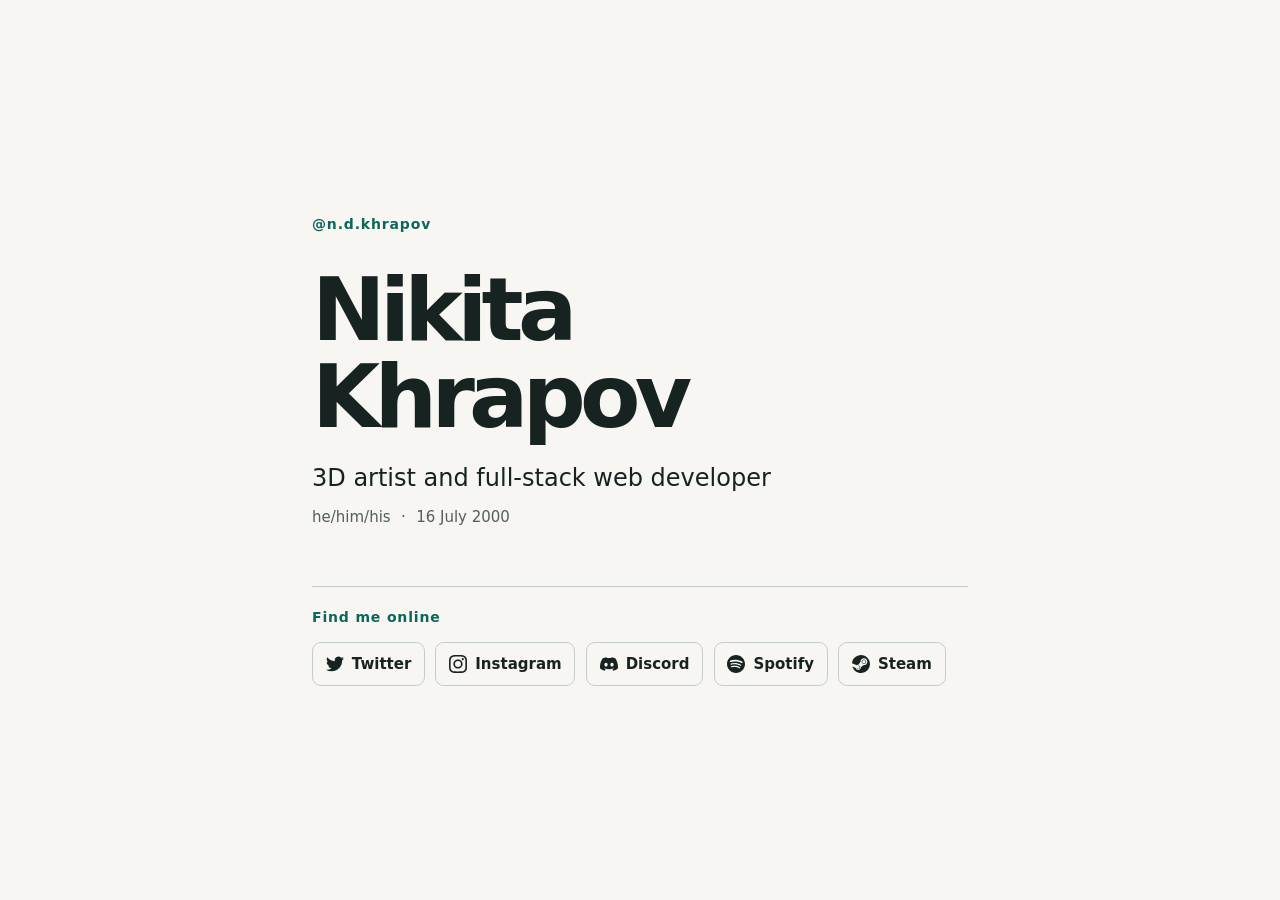
<file: index.html>
<!DOCTYPE html>
<html lang="en">
<head>
  <meta charset="UTF-8">
  <meta name="viewport" content="width=device-width, initial-scale=1">
  <title>Nikita Khrapov (@n.d.khrapov)</title>
  <meta name="description" content="Nikita Khrapov: 3D artist and full-stack web developer.">
  <link rel="canonical" href="https://ndkhrapov.net/">
  <link rel="icon" href="/favicon.svg" type="image/svg+xml">
  <link rel="apple-touch-icon" href="/apple-touch-icon.png">
  <meta name="theme-color" content="#f7f6f2" media="(prefers-color-scheme: light)">
  <meta name="theme-color" content="#141616" media="(prefers-color-scheme: dark)">

  <meta property="og:type" content="website">
  <meta property="og:url" content="https://ndkhrapov.net/">
  <meta property="og:title" content="Nikita Khrapov">
  <meta property="og:description" content="3D artist and full-stack web developer.">
  <meta property="og:image" content="https://ndkhrapov.net/og.png">
  <meta property="og:image:width" content="1200">
  <meta property="og:image:height" content="630">
  <meta property="og:image:alt" content="Nikita Khrapov, 3D artist and full-stack web developer">
  <meta name="twitter:card" content="summary_large_image">

  <link rel="stylesheet" href="/styles.css?v=2">
</head>
<body>
  <main class="container">
    <p class="eyebrow">@n.d.khrapov</p>
    <h1>Nikita Khrapov</h1>
    <p class="intro">3D artist and full-stack web developer</p>
    <p class="details">he/him/his <span aria-hidden="true">·</span> <time datetime="2000-07-16">16 July 2000</time></p>

    <nav class="profiles" aria-labelledby="profiles-heading">
      <h2 class="eyebrow" id="profiles-heading">Find me online</h2>
      <ul>
        <li><a href="https://twitter.com/ndkhrapov" rel="me"><span class="icon twitter" aria-hidden="true"></span>Twitter</a></li>
        <li><a href="https://instagram.com/n.d.khrapov" rel="me"><span class="icon instagram" aria-hidden="true"></span>Instagram</a></li>
        <li><a href="https://discord.com/users/281485925865881600" rel="me"><span class="icon discord" aria-hidden="true"></span>Discord</a></li>
        <li><a href="https://open.spotify.com/user/p5egjznjq1l8l3v9f7fo3ro2e" rel="me"><span class="icon spotify" aria-hidden="true"></span>Spotify</a></li>
        <li><a href="https://steamcommunity.com/id/GoodGuyLimony/" rel="me"><span class="icon steam" aria-hidden="true"></span>Steam</a></li>
      </ul>
    </nav>
  </main>
</body>
</html>
</file>
<file: styles.css>
:root {
  color-scheme: light dark;
  --paper: #f7f6f2;
  --ink: #172321;
  --muted: #525f5b;
  --accent: #0b6759;
  --line: #c5cdc6;
  --hover: #e7efe9;
}

@media (prefers-color-scheme: dark) {
  :root {
    --paper: #141616;
    --ink: #edf2ee;
    --muted: #b4c3bc;
    --accent: #8ce0c7;
    --line: #414e48;
    --hover: #20332d;
  }
}

*, *::before {
  box-sizing: border-box;
}

body {
  min-block-size: 100vh;
  min-block-size: 100svh;
  margin: 0;
  display: grid;
  place-items: center;
  background: var(--paper);
  color: var(--ink);
  font: 1rem/1.55 system-ui, sans-serif;
}

.container {
  inline-size: min(100%, 49rem);
  padding: clamp(2rem, 7vw, 5rem) clamp(1.25rem, 6vw, 4rem);
}

.eyebrow {
  margin: 0;
  color: var(--accent);
  font-size: 0.875rem;
  font-weight: 650;
  letter-spacing: 0.06em;
}

h1 {
  margin: 0.35em 0 0;
  font-size: clamp(2.625rem, 9vw, 5.5rem);
  font-weight: 700;
  letter-spacing: -0.065em;
  line-height: 0.99;
  overflow-wrap: anywhere;
}

.intro {
  margin: 1.25rem 0 0;
  font-size: clamp(1.125rem, 2.5vw, 1.5rem);
  text-wrap: pretty;
}

.details {
  margin: 0.55rem 0 0;
  color: var(--muted);
  font-size: 0.9375rem;
}

.details span {
  margin-inline: 0.35rem;
}

.profiles {
  margin-block-start: clamp(2rem, 6vw, 3.5rem);
  padding-block-start: 1.25rem;
  border-block-start: 1px solid var(--line);
}

.profiles ul {
  display: flex;
  flex-wrap: wrap;
  gap: 0.65rem;
  margin: 0.875rem 0 0;
  padding: 0;
  list-style: none;
}

.profiles a {
  display: inline-flex;
  align-items: center;
  gap: 0.5rem;
  min-block-size: 2.75rem;
  padding: 0.5rem 0.8rem;
  border: 1px solid var(--line);
  border-radius: 0.55rem;
  color: var(--ink);
  font-size: 0.9375rem;
  font-weight: 550;
  text-decoration: none;
}

.profiles a:hover,
.profiles a:focus-visible {
  border-color: var(--accent);
  background: var(--hover);
  text-decoration: underline;
  text-underline-offset: 0.2em;
}

a:focus-visible {
  outline: 2px solid var(--accent);
  outline-offset: 3px;
}

.icon {
  inline-size: 1.125rem;
  block-size: 1.125rem;
  flex: none;
  background: currentColor;
  -webkit-mask: var(--icon) center / contain no-repeat;
  mask: var(--icon) center / contain no-repeat;
}

.twitter { --icon: url(/twitter.svg); }
.instagram { --icon: url(/instagram.svg); }
.discord { --icon: url(/discord.svg); }
.spotify { --icon: url(/spotify.svg); }
.steam { --icon: url(/steam.svg); }

.home-link {
  display: inline-flex;
  align-items: center;
  min-block-size: 2.75rem;
  margin-block-start: 1rem;
  color: var(--accent);
  text-underline-offset: 0.2em;
}
</file>
